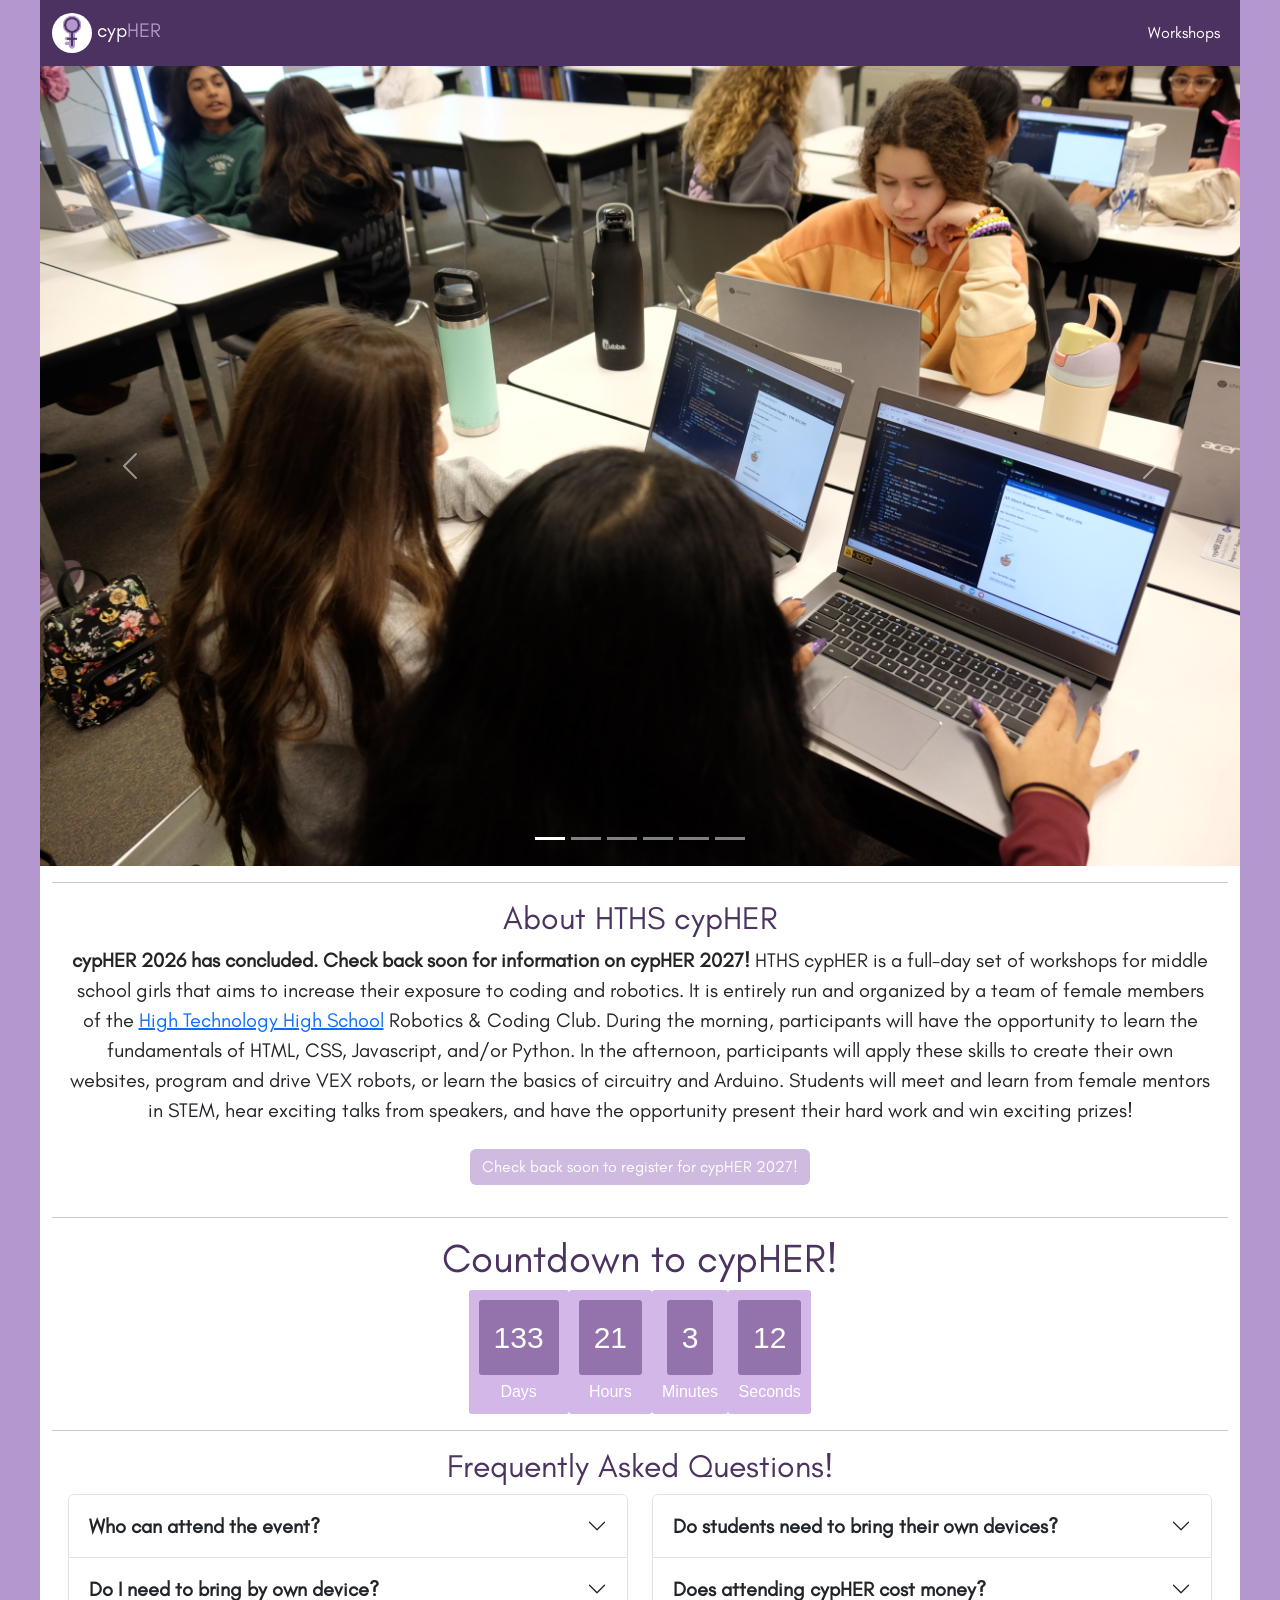
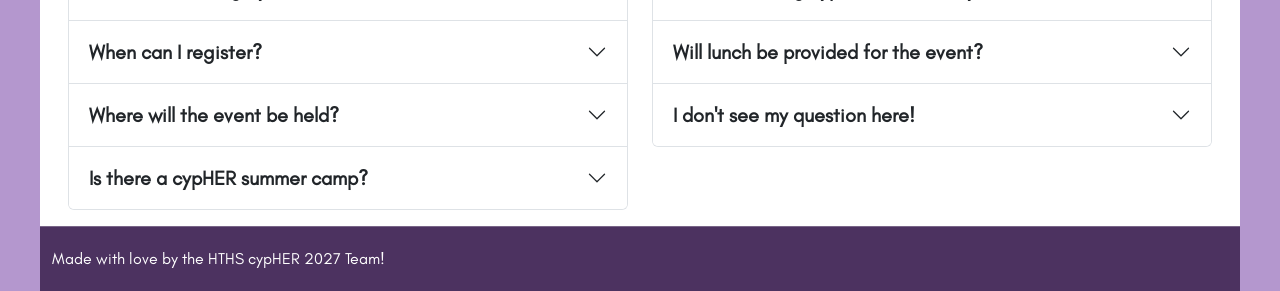
<file: index.html>
<!DOCTYPE html>
<html lang="en">
    <head>
        <meta charset="UTF-8" />
        <meta name="viewport" content="width=device-width, initial-scale=1.0" />
        <link href="https://cdn.jsdelivr.net/npm/bootstrap@5.3.8/dist/css/bootstrap.min.css" 
                rel="stylesheet" 
                integrity="sha384-sRIl4kxILFvY47J16cr9ZwB07vP4J8+LH7qKQnuqkuIAvNWLzeN8tE5YBujZqJLB" 
                crossorigin="anonymous">
        <link href="styles.css" rel="stylesheet" />
        <script src="index.js" defer></script>

        <title>HTHS cypHER</title>
    </head>
    <body>
    <div class="wrapper">
        <nav class="navbar navbar-expand-md">
            <div class="container-fluid">
                <a class="navbar-brand" href="#">
                    <img src="img\logosmall.png" alt="Logo" width="40" height="40" class="d-inline-block align-text-middle"/>
                    cyp<span class="logo-color">HER</span>
                </a>
                <button class="navbar-toggler" type="button" data-bs-toggle="collapse" data-bs-target="#navbarNav" aria-controls="navbarNav" aria-expanded="false" aria-label="Toggle navigation">
                    <span class="navbar-toggler-icon"></span>
                </button>
                <div class="collapse navbar-collapse" id="navbarNav">
                    <ul class="navbar-nav">
                        <!--
                        <li class="nav-item">
                            <a class="nav-link active" aria-current="page" href="./">Home</a>
                        </li>-->
                        <li class="nav-item">
                            <a class="nav-link" href="workshops.html">Workshops</a>
                        </li>
                        <!--<li class="nav-item">
                            <a href="https://forms.gle/9CFrKmZf1gKY93WM8" class="nav-link" target="_blank">Register now!</a>
                        </li>-->
                        <!--<li class="nav-item">
                            <a class="nav-link" href="summer.html">Summer Camps</a>
                        </li>-->
                    </ul>
                </div>
            </div>
        </nav>

        <section class="carousel">
            <div id="homePageCarouselNew" class="carousel slide">
                <div class="carousel-indicators">
                    <button type="button" data-bs-target="#homePageCarouselNew" data-bs-slide-to="0" class="active" aria-current="true" aria-label="Slide 1"></button>
                    <button type="button" data-bs-target="#homePageCarouselNew" data-bs-slide-to="1" aria-label="Slide 2"></button>
                    <button type="button" data-bs-target="#homePageCarouselNew" data-bs-slide-to="2" aria-label="Slide 3"></button>
                    <button type="button" data-bs-target="#homePageCarouselNew" data-bs-slide-to="3" aria-label="Slide 3"></button>
                    <button type="button" data-bs-target="#homePageCarouselNew" data-bs-slide-to="4" aria-label="Slide 3"></button>
                    <button type="button" data-bs-target="#homePageCarouselNew" data-bs-slide-to="5" aria-label="Slide 3"></button>
                </div>
                <div class="carousel-inner">
                    <div class="carousel-item active">
                        <img src="img/students_coding_2025.jpg" class="d-block w-100" alt="...">
                    </div>
                    <div class="carousel-item">
                        <img src="img/vex_2025.jpg" class="d-block w-100" alt="...">
                    </div>
                    <div class="carousel-item">
                        <img src="img/thank_you2025_brightened.png" class="d-block w-100" alt="...">
                    </div>
                    <div class="carousel-item">
                        <img src="img/front_carousel_brightened.png" class="d-block w-100" alt="...">
                    </div>
                    <div class="carousel-item">
                        <img src="img/students_coding_2_2025.jpg" class="d-block w-100" alt="...">
                    </div>
                </div>
                <button class="carousel-control-prev" type="button" data-bs-target="#homePageCarouselNew" data-bs-slide="prev">
                    <span class="carousel-control-prev-icon" aria-hidden="true"></span>
                    <span class="visually-hidden">Previous</span>
                </button>
                <button class="carousel-control-next" type="button" data-bs-target="#homePageCarouselNew" data-bs-slide="next">
                    <span class="carousel-control-next-icon" aria-hidden="true"></span>
                    <span class="visually-hidden">Next</span>
                </button>
            </div>
        </section>


        <section id="aboutCypHER" class="container-fluid">
            <hr>
            <div class="d-flex justify-content-center align-items-center px-3">
                <div class="content" id="about-content">
                    <h2 class="text-center sectionTitle">About HTHS cypHER</h2>
                    <p class="text-center fs-5"> <strong>cypHER 2026 has concluded. Check back soon for information on cypHER 2027!</strong>
                                                    HTHS cypHER is a full-day set of workshops for middle school girls that aims to increase their exposure 
                                                    to coding and robotics. It is entirely run and organized by a team of female members of the 
                                                    <a href="https://www.hths.mcvsd.org/" target="_blank">High Technology High School</a> Robotics & Coding Club. 
                                                    During the morning, participants will have the opportunity to learn the fundamentals of 
                                                    HTML, CSS, Javascript, and/or Python.  In the afternoon, participants will apply these 
                                                    skills to create their own websites, program and drive VEX robots, or learn the basics of circuitry 
                                                    and Arduino. Students will meet and learn from female mentors in STEM, hear exciting talks 
                                                    from speakers, and have the opportunity present their hard work and win exciting prizes!
                        <br>
                        <button type="button" class="btn btn-primary disabled mt-4">Check back soon to register for cypHER 2027!</button>
                        <!--<a href="https://forms.gle/9CFrKmZf1gKY93WM8" class="btn btn-primary mt-4" target="_blank" role="button">Register Now!</a>-->
                        <!--<h3 class="text-center registration-Closed">Registration is closed for HTHS cypHER 2026</h3>-->
                        <!--
                        <h3 class="text-center registration-Closed">cypHER 2026 Has Ended!  We'll See You Next Year!</h3>
                        <h3 class="text-center">HTHS is offering the following STEM <a href="https://www.hths.mcvsd.org/o/hths/page/summer-camps" target="_blank">
                            summer camps</a> during the summer of 2026!!</h3>-->
                    </p>
                </div>
            </div>
        </section>

        <!-- COUNTDOWN -->
        <section id="countdown" class="container-fluid">
            <hr>
            <h1 class="text-center">Countdown to cypHER!</h1>
            <div id="clockdiv" class="d-flex justify-content-center align-items-center">
                
                <div>
                    <span class="days" id="day"></span>
                    <div class="smalltext">Days</div>
                </div>

                <div>
                    <span class="hours" id="hour"></span>
                    <div class="smalltext">Hours</div>
                </div>

                <div>    
                    <span class="minutes" id="minute"></span>
                    <div class="smalltext">Minutes</div>
                </div>

                <div>
                    <span class="seconds" id="second"></span>
                    <div class="smalltext">Seconds</div>
                </div>

            </div>
            <p id="demo"></p>

        </section>

        <!-- Remove the class "section-to-hide" to display the schedule-->
        <section id="schedule" class="container-fluid section-to-hide">
            <hr>
            <div class="justify-content-center align-items-center box mx-3">
                <div class="content">
                    <h2 class="text-center sectionTitle">Schedule</h2>
                    <p class="text-center fs-5">HTHS cypHER 2026 will take place on March 21st, 2026 at High Technology High School 
                        (<a class="link" target="_blank" href="https://www.google.com/maps/dir//High+Technology+High+School,+765+Newman+Springs+Rd,+Lincroft,+NJ+07738/@40.3308544,-74.2752256,14z/data=!4m8!4m7!1m0!1m5!1m1!1s0x89c22d63d2846d27:0xaa55256c9e6c9d95!2m2!1d-74.1288452!2d40.3249197?entry=ttu&g_ep=EgoyMDI2MDMwNC4xIKXMDSoASAFQAw%3D%3D">Directions</a>).
                    </p>
                    <table class="table">
                        <tr>
                            <td></td>
                            <td></td>
                        </tr>
                        <tr>
                            <td>8:45 - 8:55 AM</td>
                            <td>Arrival and Check-In</td>
                        </tr>
                        <tr>
                            <td>9:00 AM</td>
                            <td>Opening Remarks & Guest Speaker</td>
                        </tr>
                        <tr>
                            <td>9:20 AM</td>
                            <td>Morning Workshops & Lessons</td>
                        </tr>
                        <tr>
                            <td>11:45 AM</td>
                            <td>Lunch</td>
                        </tr>
                        <tr>
                            <td>12:15 PM</td>
                            <td>Afternoon Workshops & Project Time</td>
                        </tr>
                        <tr>
                            <td>3:15 PM</td>
                            <td>Presentations & Judging (Beginner Only)</td>
                        </tr>
                        <tr>
                            <td>4:00 PM</td>
                            <td>Closing Ceremony</td>
                        </tr>
                        <tr>
                            <td>4:30 PM</td>
                            <td>Dismissal</td>
                        </tr>
                    </table>
                </div>
            </div>
        </section>

         <!-- EVENT FAQ -->

         <section id="faq" class="container-fluid">
            <hr>
            <div class=" justify-content-center align-items-center box mx-3">
                <div class="content">
                    <h2 class="text-center sectionTitle">Frequently Asked Questions!</h2>

                    <div class="row row-cols-1 row-cols-md-2">
                        <div class="col accordion">
                            <div class="accordion-item">
                                <div class="accordion-header">
                                    <button id="faq1" class="accordion-button collapsed" type="button"
                                        data-bs-toggle="collapse" data-bs-target="#faq1-a"
                                        aria-expanded="false" aria-controls="faq1-a">
                                        <p class="text-center mb-0"><strong>Who can attend the event?</strong></p>
                                    </button>
                                </div>
                                <div id="faq1-a" class="accordion-collapse collapse"
                                    aria-labelledby="headingOne" data-bs-parent="#faq1">
                                    <div class="accordion-body">
                                        <p>cypHER is for <strong>middle school girls in grades 6 through 8</strong>. Experience in programming is NOT required 
                                            to be able to attend. In fact, we encourage you to attend if you have no programming experience, as 
                                            cypHER is geared towards beginners! If you have any interest in coding, regardless of your experience 
                                            or skill level, cypHER is the workshop for you :)</p>
                                    </div>
                                </div>
                            </div>

                            <div class="accordion-item">
                                <div class="accordion-header">
                                    <button id="faq11" class="accordion-button collapsed" type="button"
                                        data-bs-toggle="collapse" data-bs-target="#faq11-a"
                                        aria-expanded="false" aria-controls="faq11-a">
                                        <p class="text-center mb-0"><strong>Do I need to bring by own device?</strong></p>
                                    </button>
                                </div>
                                <div id="faq11-a" class="accordion-collapse collapse"
                                    aria-labelledby="headingOne" data-bs-parent="#faq11">
                                    <div class="accordion-body">
                                        <p>No, you don't need to bring your own device as the school will provide them.  
                                           If you would like to bring your own, you will be able to add it to the school's guest wifi.
                                        </p>
                                    </div>
                                </div>
                            </div>

                            <div class="accordion-item">
                                <div class="accordion-header">
                                    <button id="faq3" class="accordion-button collapsed" type="button"
                                        data-bs-toggle="collapse" data-bs-target="#faq3-a"
                                        aria-expanded="false" aria-controls="collapseOne">
                                        <p class="text-center mb-0"><strong>When can I register?</strong></p>
                                    </button>
                                </div>
                                <div id="faq3-a" class="accordion-collapse collapse"
                                    aria-labelledby="headingOne" data-bs-parent="#faq3">
                                    <div class="accordion-body">
                                        <p>Registration for cypHER 2027 will open in December, so stay tuned!</p>
                                    </div>
                                </div>
                            </div>

                            <div class="accordion-item">
                                <div class="accordion-header">
                                    <button id="faq5" class="accordion-button collapsed" type="button"
                                        data-bs-toggle="collapse" data-bs-target="#faq5-a"
                                        aria-expanded="false" aria-controls="collapseOne">
                                        <p class="text-center mb-0"><strong>Where will the event be held?</strong></p>
                                    </button>
                                </div>
                                <div id="faq5-a" class="accordion-collapse collapse"
                                    aria-labelledby="headingOne" data-bs-parent="#faq5">
                                    <div class="accordion-body">
                                        <p>cypHER will be hosted in person, at High Technology High School (765 Newman Springs Rd., 
                                            Lincroft, NJ 07738).</p>
                                    </div>
                                </div>
                            </div>

                            <div class="accordion-item">
                                <div class="accordion-header">
                                    <button id="faq7" class="accordion-button collapsed" type="button"
                                        data-bs-toggle="collapse" data-bs-target="#faq7-a"
                                        aria-expanded="false" aria-controls="collapseOne">
                                        <p class="text-center mb-0"><strong>Is there a cypHER summer camp?</strong></p>
                                    </button>
                                </div>
                                <div id="faq7-a" class="accordion-collapse collapse"
                                    aria-labelledby="headingOne" data-bs-parent="#faq7">
                                    <div class="accordion-body">
                                        <p>There is no specific cypHER summer camp, but there are many <a href="https://www.hths.mcvsd.org/o/hths/page/summer-camps" target="_blank">
                                            camps</a> offered by High Technology High School regarding programming, robotics, and so much more! Information
                                            regarding these camps will be made available here and on the HTHS website in the coming
                                            months!</p>
                                    </div>
                                </div>
                            </div>
                        </div>

                        <div class="col accordion">
                            <div class="accordion-item">
                                <div class="accordion-header">
                                    <button id="faq2" class="accordion-button collapsed" type="button"
                                        data-bs-toggle="collapse" data-bs-target="#faq2-a"
                                        aria-expanded="false" aria-controls="collapseOne">
                                        <p class="text-center mb-0"><strong>Do students need to bring their own devices?</strong></p>
                                    </button>
                                </div>
                                <div id="faq2-a" class="accordion-collapse collapse"
                                    aria-labelledby="headingOne" data-bs-parent="#faq2">
                                    <div class="accordion-body">
                                        <p>If students own a personal computer that they feel comfortable bringing, it is strongly encouraged
                                            that they do! If not, students may borrow a chromebook. <strong>It is very important that all students
                                            have access to a Gmail account.
                                            </strong></p>
                                    </div>
                                </div>
                            </div>

                            <div class="accordion-item">
                                <div class="accordion-header">
                                    <button id="faq4" class="accordion-button collapsed" type="button"
                                        data-bs-toggle="collapse" data-bs-target="#faq4-a"
                                        aria-expanded="false" aria-controls="collapseOne">
                                        <p class="text-center mb-0"><strong>Does attending cypHER cost money?</strong></p>
                                    </button>
                                </div>
                                <div id="faq4-a" class="accordion-collapse collapse"
                                    aria-labelledby="headingOne" data-bs-parent="#faq4">
                                    <div class="accordion-body">
                                        <p>No, cypHER is absolutely free! Prizes, swag (t-shirts, stickers, and other merch), and 
                                            pizza lunch will also be provided for free.</p>
                                    </div>
                                </div>
                            </div>

                            <div class="accordion-item">
                                <div class="accordion-header">
                                    <button id="faq6" class="accordion-button collapsed" type="button"
                                        data-bs-toggle="collapse" data-bs-target="#faq6-a"
                                        aria-expanded="false" aria-controls="collapseOne">
                                        <p class="text-center mb-0"><strong>Will lunch be provided for the event?</strong></p>
                                    </button>
                                </div>
                                <div id="faq6-a" class="accordion-collapse collapse"
                                    aria-labelledby="headingOne" data-bs-parent="#faq6">
                                    <div class="accordion-body">
                                        <p>Yes- pizza, drinks, and snacks will be provided. Students may also bring lunch if they 
                                            would like.</p>
                                    </div>
                                </div>
                            </div>

                            <div class="accordion-item">
                                <div class="accordion-header">
                                    <button id="faq10" class="accordion-button collapsed" type="button"
                                        data-bs-toggle="collapse" data-bs-target="#faq10-a"
                                        aria-expanded="false" aria-controls="collapseOne">
                                        <p class="text-center mb-0"><strong>I don't see my question here!</strong></p>
                                    </button>
                                </div>
                                <div id="faq10-a" class="accordion-collapse collapse"
                                    aria-labelledby="headingOne" data-bs-parent="#faq10">
                                    <div class="accordion-body">
                                        <p>Please contact us via <a href="https://docs.google.com/forms/d/e/1FAIpQLScPrUVHkBNSRfjC92dPDkDouZWiKUvdJ5OnOPEL8L9lxuobKA/viewform?usp=publish-editor">this form</a> if you have other questions!</p>
                        
                                    </div>
                                </div>
                            </div>
                        </div> 
                    </div>
                </div>
            </div>
        </section>

        <footer class="footer">
            <hr>
            <div>
                <div class="d-flex">
                    <div class="p-1 ms-2"><p>Made with love by the HTHS cypHER 2027 Team!</p></div>
                </div>
            </div>
        </footer>


        <!-- Bootstrap JS -->
        <script src="https://cdn.jsdelivr.net/npm/bootstrap@5.3.8/dist/js/bootstrap.bundle.min.js" integrity="sha384-FKyoEForCGlyvwx9Hj09JcYn3nv7wiPVlz7YYwJrWVcXK/BmnVDxM+D2scQbITxI" crossorigin="anonymous"></script>
    </div>
    </body>
</html>
</file>
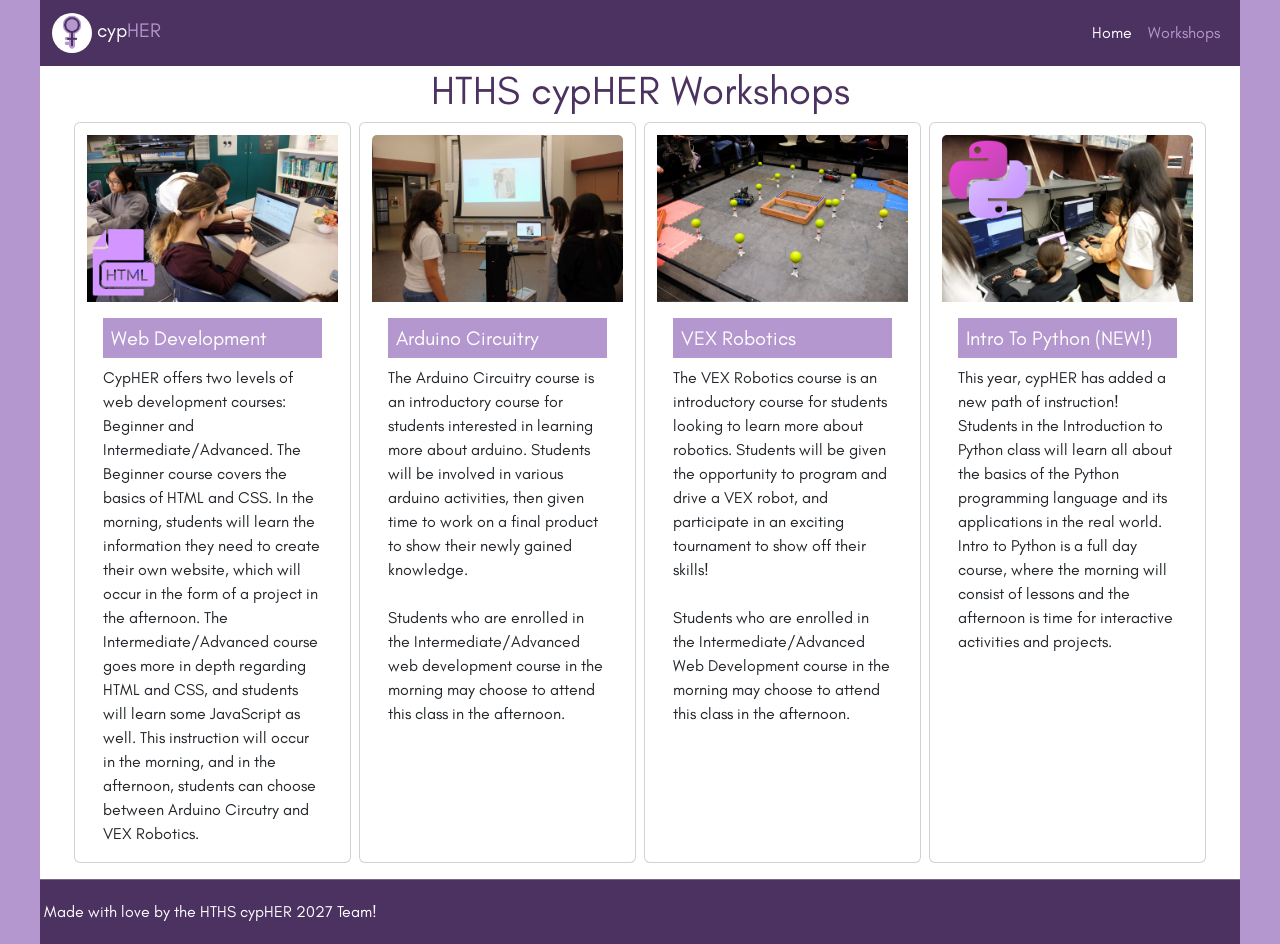
<file: workshops.html>
<!DOCTYPE html>
<html lang="en">
<head>
    <meta charset="UTF-8">
    <meta name="viewport" content="width=device-width, initial-scale=1.0">
    <link href="https://cdn.jsdelivr.net/npm/bootstrap@5.3.8/dist/css/bootstrap.min.css" rel="stylesheet" integrity="sha384-sRIl4kxILFvY47J16cr9ZwB07vP4J8+LH7qKQnuqkuIAvNWLzeN8tE5YBujZqJLB" crossorigin="anonymous">
    <link href="styles.css" rel="stylesheet">
    <title>HTHS cypHER Workshops</title>
</head>
<body>
<div class="wrapper">
    <nav class="navbar navbar-expand-md">
            <div class="container-fluid">
                <a class="navbar-brand" href="./">
                    <img src="img\logosmall.png" alt="Logo" width="40" height="40" class="d-inline-block align-text-middle"/>
                    cyp<span class="logo-color">HER</span>
                </a>
                <button class="navbar-toggler" type="button" data-bs-toggle="collapse" data-bs-target="#navbarNav" aria-controls="navbarNav" aria-expanded="false" aria-label="Toggle navigation">
                    <span class="navbar-toggler-icon"></span>
                </button>
                <div class="collapse navbar-collapse" id="navbarNav">
                    <ul class="navbar-nav">
                        <li class="nav-item">
                            <a class="nav-link" href="./">Home</a>
                        </li>
                        <li class="nav-item">
                            <a class="nav-link active" aria-current="page" href="workshops.html">Workshops</a>
                        </li>
                        <!--<li class="nav-item">
                            <a href="https://forms.gle/9CFrKmZf1gKY93WM8" class="nav-link" target="_blank">Register now!</a>
                        </li>-->
                        <!--<li class="nav-item">
                            <a class="nav-link" href="summer.html">Summer Camps</a>
                        </li>-->
                    </ul>
                </div>
            </div>
        </nav>

        <h1 class="top-text text-center ">HTHS cypHER Workshops</h1>

        <!--TODO add padding to all images-->
        <section class="workshops">
            <div class="container mx-auto fluid">
                <div class="row">
                    <div class="card col-12 col-md mt-4 mt-md-0 web-development">
                        <img src="img/web_dev_brightened.png" alt="webdev"> 
                        <div class="card-body">
                            <h5 class="card-title p-2">Web Development</h5>
                            <p class="card-text">CypHER offers two levels of web development courses: Beginner and 
                                                Intermediate/Advanced. The Beginner course covers the basics of HTML 
                                                and CSS. In the morning, students will learn the information they need 
                                                to create their own website, which will occur in the form of a project 
                                                in the afternoon. The Intermediate/Advanced course goes more in depth 
                                                regarding HTML and CSS, and students will learn some JavaScript as well. 
                                                This instruction will occur in the morning, and in the afternoon, students 
                                                can choose between Arduino Circutry and VEX Robotics.</p>
                        </div>
                    </div>
                    <div class="card col-12 col-md mt-4 mt-md-0 arduino-circuts" >
                        <img src="img/arduino_brightened.png" class="card-img-top" alt="arduino"> 
                        <div class="card-body">
                            <h5 class="card-title p-2">Arduino Circuitry</h5>
                            <p class="card-text">The Arduino Circuitry course is an introductory course for students interested 
                                                in learning more about arduino. Students will be involved in various arduino 
                                                activities, then given time to work on a final product to show their newly 
                                                gained knowledge. <br><br>Students who are enrolled in the Intermediate/Advanced 
                                                web development course in the morning may choose to attend this class in the 
                                                afternoon.</p>
                        </div>
                    </div>
                    
                    <div class="card col-12 col-md mt-4 mt-md-0 vex-robotics">
                        <img src="img/vex_brightened.png" alt="vex"> 
                        <div class="card-body">
                            <h5 class="card-title p-2">VEX Robotics</h5>
                            <p class="card-text">The VEX Robotics course is an introductory course for students looking to learn 
                                                more about robotics. Students will be given the opportunity to program and drive 
                                                a VEX robot, and participate in an exciting tournament to show off their skills!
                                                <br><br>Students who are enrolled in the Intermediate/Advanced Web Development 
                                                course in the morning may choose to attend this class in the afternoon.</p>
                        </div>
                    </div>
                    <div class="card col-12 col-md mt-4 mt-md-0 python">
                        <img src="img/python_brightened.png" class="card-img-top" alt="python"> 
                        <div class="card-body">
                            <h5 class="card-title p-2">Intro To Python (NEW!)</h5>
                            <p class="card-text">This year, cypHER has added a new path of instruction! Students in the Introduction 
                                                to Python class will learn all about the basics of the Python programming language 
                                                and its applications in the real world. Intro to Python is a full day course, where 
                                                the morning will consist of lessons and the afternoon is time for interactive activities 
                                                and projects. </p>
                        </div>
                    </div>
                </div>
            </div>
        </section>
          
        <footer class="footer">
            <hr>
            <div>
                <div class="d-flex">
                    <div class="p-1"><p>Made with love by the HTHS cypHER 2027 Team!</p></div>
                </div>
            </div>
        </footer>

    <!-- Bootstrap JS -->
    <script src="https://cdn.jsdelivr.net/npm/bootstrap@5.3.8/dist/js/bootstrap.bundle.min.js" integrity="sha384-FKyoEForCGlyvwx9Hj09JcYn3nv7wiPVlz7YYwJrWVcXK/BmnVDxM+D2scQbITxI" crossorigin="anonymous"></script>
</div>
</body>
</html>
</file>
<file: styles.css>
/* importing fonts */
@font-face {
    font-family: 'League Spartan';
    src: url("LeagueSpartan-Bold.otf") format("opentype");
}
@font-face {
    font-family: 'Glacial Indifference';
    src: url("GlacialIndifference-Regular.otf") format("opentype");
}

:root {
    --purple: #4c3260;
    --purple-rgb: 76, 50, 96;
    --light-purple: #b497ce;
    --light-purple-rbg: 180, 151, 206;
    --text-color: #545454;
}

body {
    font-family: "Glacial Indifference";
}

.navbar {
    background-color: var(--purple);
    font-family: "Glacial Indifference";
    --bs-navbar-toggler-icon-bg: url("data:image/svg+xml,<svg xmlns='http://www.w3.org/2000/svg' viewBox='0 0 30 30'><path stroke='rgba%28255, 255, 255, 0.75%29' stroke-linecap='round' stroke-miterlimit='10' stroke-width='2' d='M4 7h22M4 15h22M4 23h22'/></svg>");
    --bs-navbar-toggler-focus-width: 0;
}

.navbar-brand, .nav-link {
    color: white;
    --bs-nav-link-hover-color: var(--light-purple);
    --bs-navbar-brand-hover-color: var(--light-purple);
    --bs-navbar-active-color: var(--light-purple);
}

.logo-color {
    color: var(--light-purple);
}

.navbar img {
    background-color: white;
    border-radius: 50%;
}

.navbar-toggler {
    border: none
}

.navbar-collapse {
    justify-content: flex-end;
}


.footer{
    background-color: var(--purple);
    color: white;
}

.card-title{
    background-color: var(--light-purple);
    color: white;
}

.card {
    margin-left: 0.25rem;
    margin-right: 0.25rem;
}

.carousel-item {
    max-height: calc(100vh - 58px)
}

h1, h2, h3 {
    color: var(--purple);
}

.accordion-button {
    font-size: 1.25rem;
}

.accordion-button:not(.collapsed) {
    background-color: rgba(var(--light-purple-rbg), 0.5);
}

.accordion-button:focus {
    box-shadow: none;
}

#web-development{
    margin-top: 200px;
}

.btn-primary {
    --bs-btn-bg: var(--light-purple);
    --bs-btn-hover-bg: var(--purple);
    border: none;
    --bs-btn-disabled-bg: var(--light-purple);
    --bs-btn-disabled-border-color: none;
}

.workshops .card {
    padding-top: 0.75rem;
}

.registration-Closed {
    font-weight: bold
}

.link {
    color: var(--light-purple);
}

.link:visited {
    color: var(--purple);
}

body {
    max-width: 1200px; 
    margin: 0 auto; 
    background-color: var(--light-purple);
    .wrapper {
        background-color: white;
    }
}

.section-to-hide{
    display: none;
}

/* margin on large screens */
@media (min-width: 1400px) {
    body {
        padding-left: 1in;
        padding-right: 1in;
        background-color: var(--light-purple);
    }
    .wrapper {
        background-color: white;
    }
}

#clockdiv {
    font-family: sans-serif;
    color: #fff;
    display: inline-block;
    font-weight: 100;
    text-align: center;
    font-size: 30px;
}

#clockdiv>div {
    padding: 10px;
    border-radius: 3px;
    background: #d3b7e9;
    display: inline-block;
}

#clockdiv div>span {
    padding: 15px;
    border-radius: 3px;
    background: #9473ad;
    display: inline-block;
}

/* Style for visible text */
.smalltext {
    padding-top: 5px;
    font-size: 16px;
}
</file>
